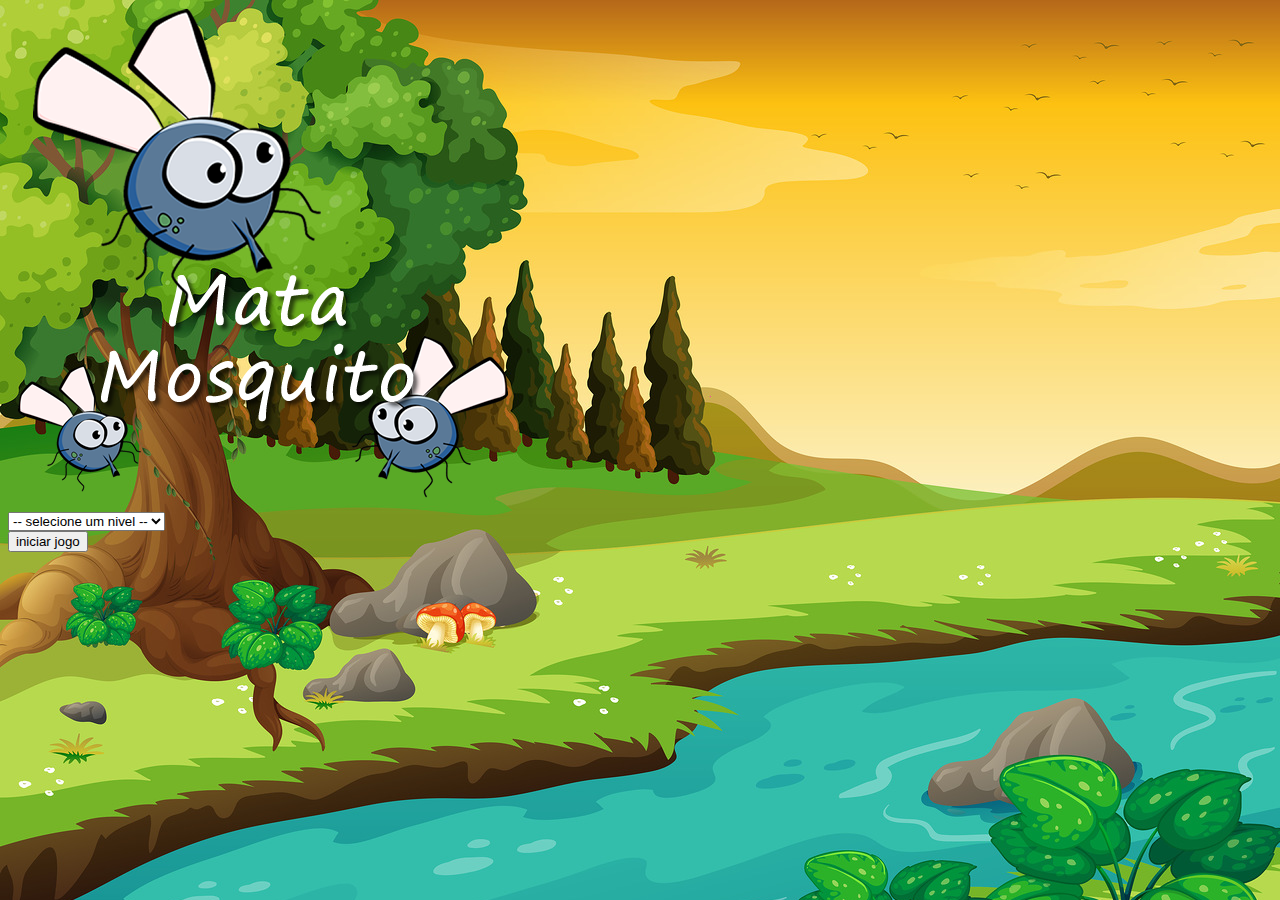
<file: index.html>
<!DOCTYPE html>
<html>
<head>
	<meta charset="utf-8">
	<meta name="viewport" content="width=device-width, initial-scale=1">
	<link href="https://cdn.jsdelivr.net/npm/bootstrap@5.2.2/dist/css/bootstrap.min.css" rel="stylesheet" integrity="sha384-Zenh87qX5JnK2Jl0vWa8Ck2rdkQ2Bzep5IDxbcnCeuOxjzrPF/et3URy9Bv1WTRi" crossorigin="anonymous">
	<link rel="stylesheet" type="text/css" href="estilo.css">
	<script>
		function iniciarjogo(){
			var nivel = document.getElementById('nivel').value
			if (nivel === '') {
				alert('selecione um nivel de jogo')
                       return false

			}
			window.location.href = "app.html?" + nivel
		}
	</script>
	<title></title>
</head>
<body>
      <div class="container">
      	<div class="row">
      		<div class="col">
      			<div class="d-flex justify-content-center">
      			<img src="imagens/game.png">
      		    </div>
      		</div>
      	</div>	
      	
            <div class="row">
      		<div class="col">
      			<div class="d-flex justify-content-center">
      				<div class="mb-2">
	      				<select id="nivel" class ="form-control">
	      					<option value="">-- selecione um nivel --</option>
	      					<option value="normal">Normal</option>
	      					<option value="dificil">Dificil</option>
	      					<option value="chucknorris">Chuck Norris</option>
	      				</select>
      			     </div>
      			</div>
      	      </div>	
            </div>     
      	<div class="row">
      		<div class="col">
      			<div class="d-flex justify-content-center">
      			<button type="button" class="btn btn-danger btn-lg" onclick="iniciarjogo()">iniciar jogo</button>
      		    </div>
      		</div>
      	</div>	
     </div>   
</body>
</html>
</file>
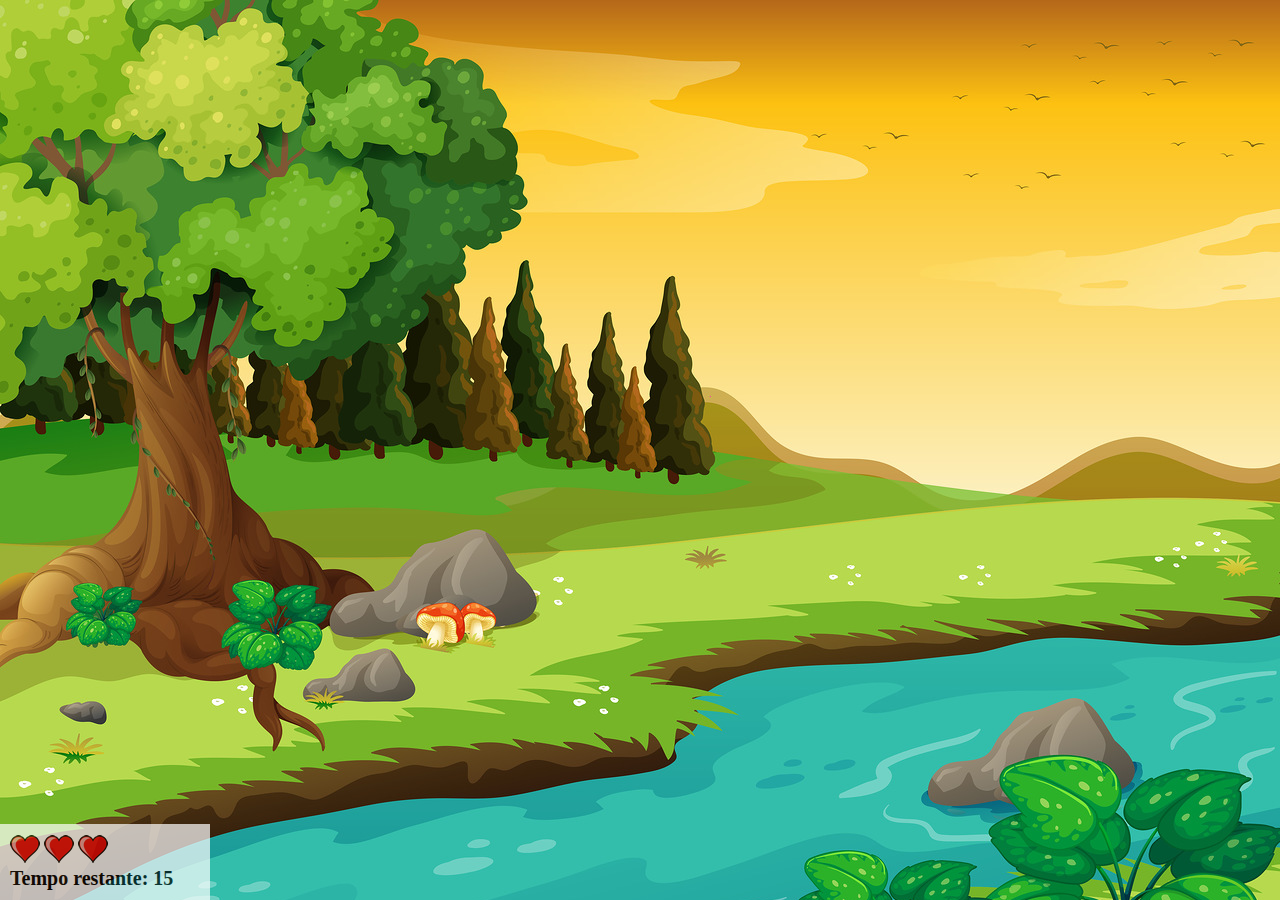
<file: app.html>
<!DOCTYPE html>
<html>
<head>
	<meta charset="utf-8">
	<meta name="viewport" content="width=device-width, initial-scale=1">
	<title></title>
	<link rel="stylesheet" type="text/css" href="estilo.css">
	<script src="jogo.js"></script>
</head>
<body onresize="ajustaTamanhoPalcoJogo()">

<div class="painel">
	<div class="vidas">
		<img id="v1" src="imagens/coracao_cheio.png">
		<img id="v2" src="imagens/coracao_cheio.png">
		<img id="v3" src="imagens/coracao_cheio.png">
	</div>
	<div class="cronometro">
		Tempo restante: <span id="cronometro"></span>
	</div>
</div>

<script>
	document.getElementById('cronometro').innerHTML = tempo

	var criamosquito = setInterval(function(){
		posicaoRandomica()
	},  criamosquitotempo)
	
</script>
 
</body>
</html>
</file>
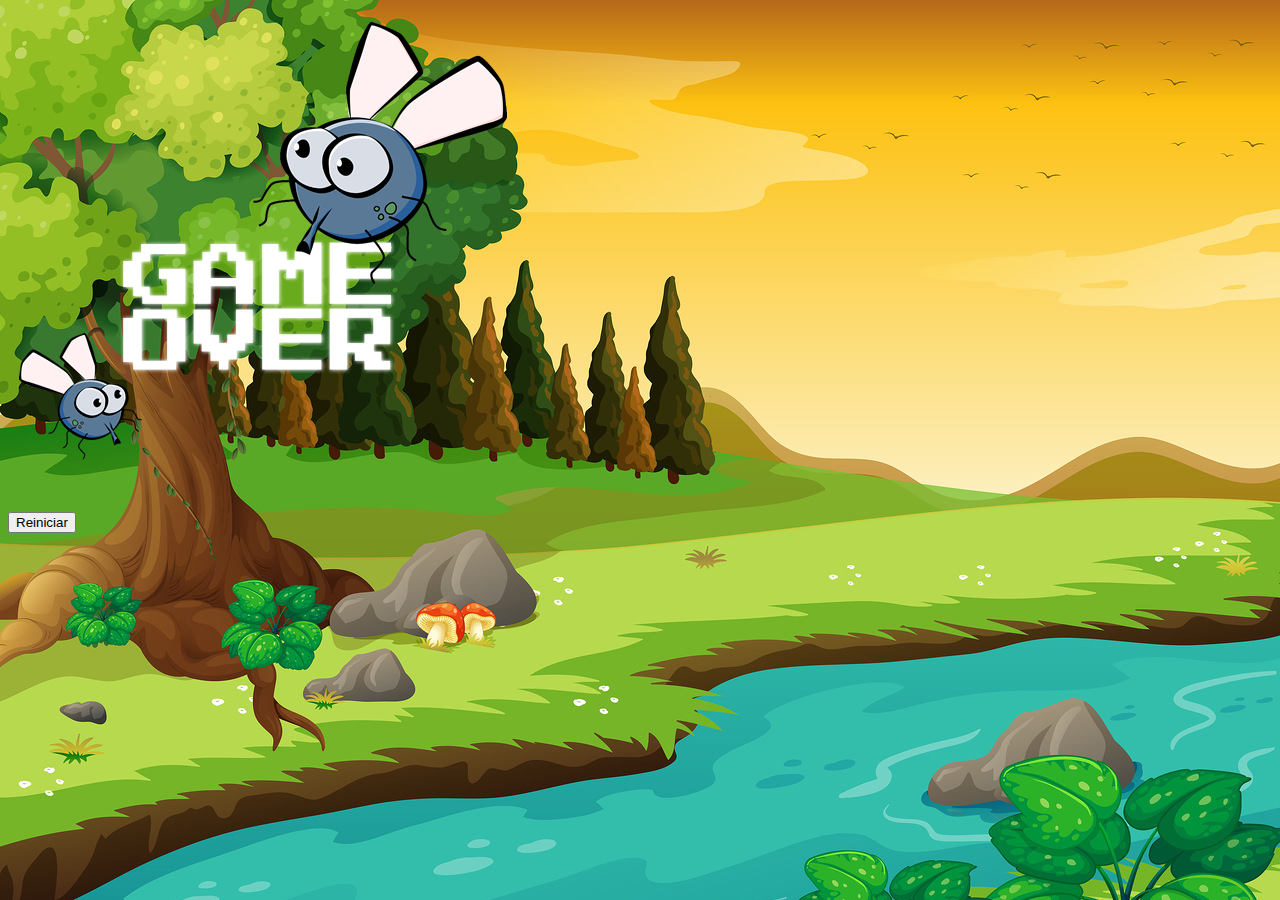
<file: fim_de_jogo.html>
<!DOCTYPE html>
<html>
<head>
	<meta charset="utf-8">
	<meta name="viewport" content="width=device-width, initial-scale=1">
	<link href="https://cdn.jsdelivr.net/npm/bootstrap@5.2.2/dist/css/bootstrap.min.css" rel="stylesheet" integrity="sha384-Zenh87qX5JnK2Jl0vWa8Ck2rdkQ2Bzep5IDxbcnCeuOxjzrPF/et3URy9Bv1WTRi" crossorigin="anonymous">
	<link rel="stylesheet" type="text/css" href="estilo.css">
	<title></title>
</head>
<body>
      <div class="container">
      	<div class="row">
      		<div class="col">
      			<div class="d-flex justify-content-center">
      			<img src="imagens/game_over.png">
      		    </div>
      		</div>
      	</div>	


      	<div class="row">
      		<div class="col">
      			<div class="d-flex justify-content-center">
      			<button type="button" class="btn btn-dark btn-lg" onclick="window.location.href = 'index.html'">Reiniciar</button>
      		    </div>
      		</div>
      	</div>	
     </div>   
</body>
</html>
</file>
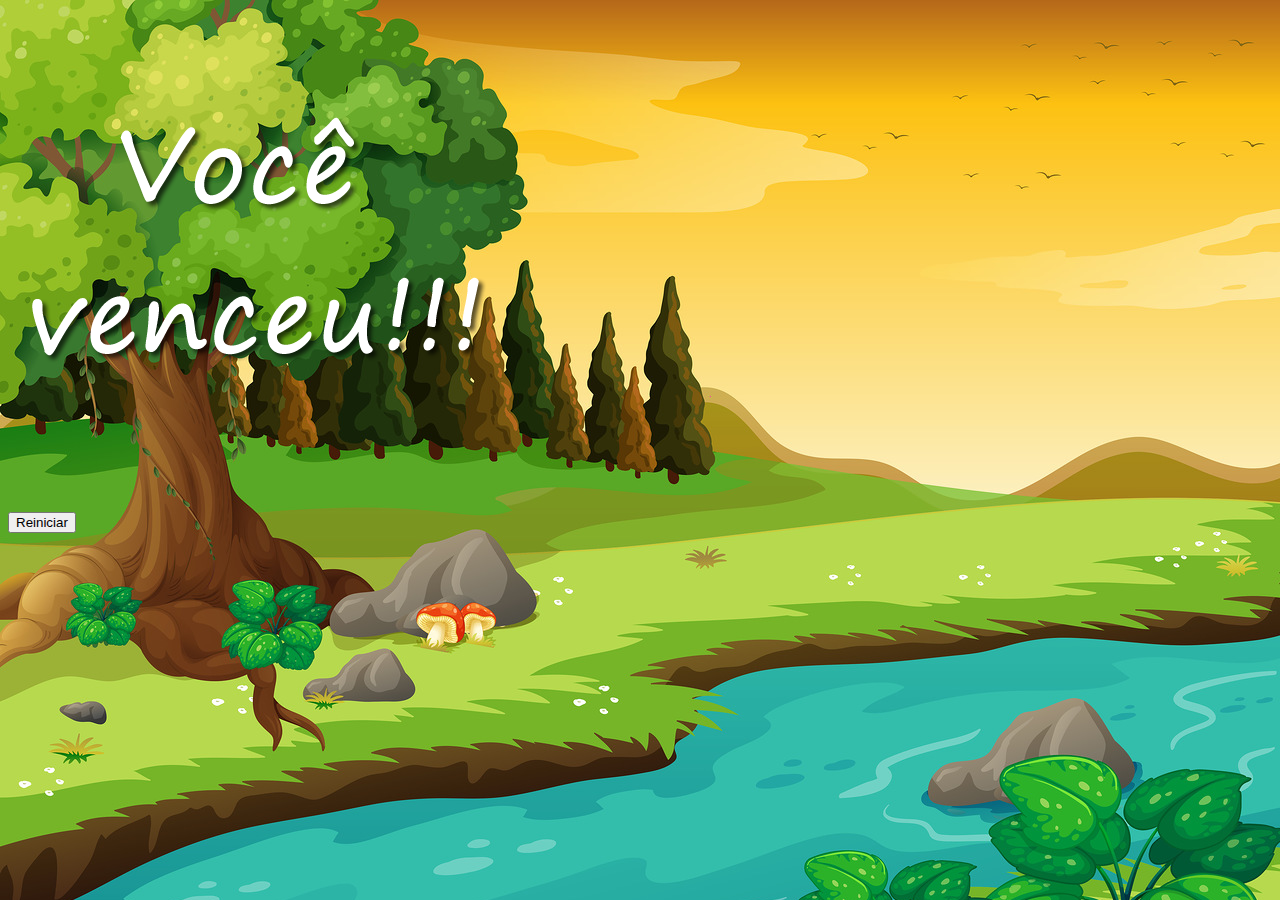
<file: vitoria.html>
<!DOCTYPE html>
<html>
<head>
	<meta charset="utf-8">
	<meta name="viewport" content="width=device-width, initial-scale=1">
	<link href="https://cdn.jsdelivr.net/npm/bootstrap@5.2.2/dist/css/bootstrap.min.css" rel="stylesheet" integrity="sha384-Zenh87qX5JnK2Jl0vWa8Ck2rdkQ2Bzep5IDxbcnCeuOxjzrPF/et3URy9Bv1WTRi" crossorigin="anonymous">
	<link rel="stylesheet" type="text/css" href="estilo.css">
	<title></title>
</head>
<body>
      <div class="container">
      	<div class="row">
      		<div class="col">
      			<div class="d-flex justify-content-center">
      			<img src="imagens/vitoria.png">
      		    </div>
      		</div>
      	</div>	


      	<div class="row">
      		<div class="col">
      			<div class="d-flex justify-content-center">
      			<button type="button" class="btn btn-dark btn-lg" onclick="window.location.href = 'index.html'">Reiniciar</button>
      		    </div>
      		</div>
      	</div>	
     </div>   
</body>
</html>
</file>
<file: estilo.css>
html{
   cursor: url(imagens/mata_mosca.png) 30 30, auto ;
}

body{
   background-image:url('imagens/bg.jpg');
   background-repeat: no-repeat;
   background-size:100%;

}

.mosquito1{
	width: 50px;
	height:50px;
}

.mosquito2{
   width:70px;
   height: 70px;
}

.mosquito3{
width: 90px;
height: 90px;
}
.ladoA{
  transform: scaleX(1);
}
.ladoB{
   transform: scaleX(-1);
}
.painel{
   position: absolute;
   width: 190px;
   padding: 10px;
   bottom: 0px;
   left: 0px;
   border-top: solid 1px #fff;
   background-color: #fff;
   opacity: 0.7;
}
.vidas{
   float: left;
}
.cronometro{
   float: left;
   font-size: 20px;
   font-weight: bold;  
}
</file>
